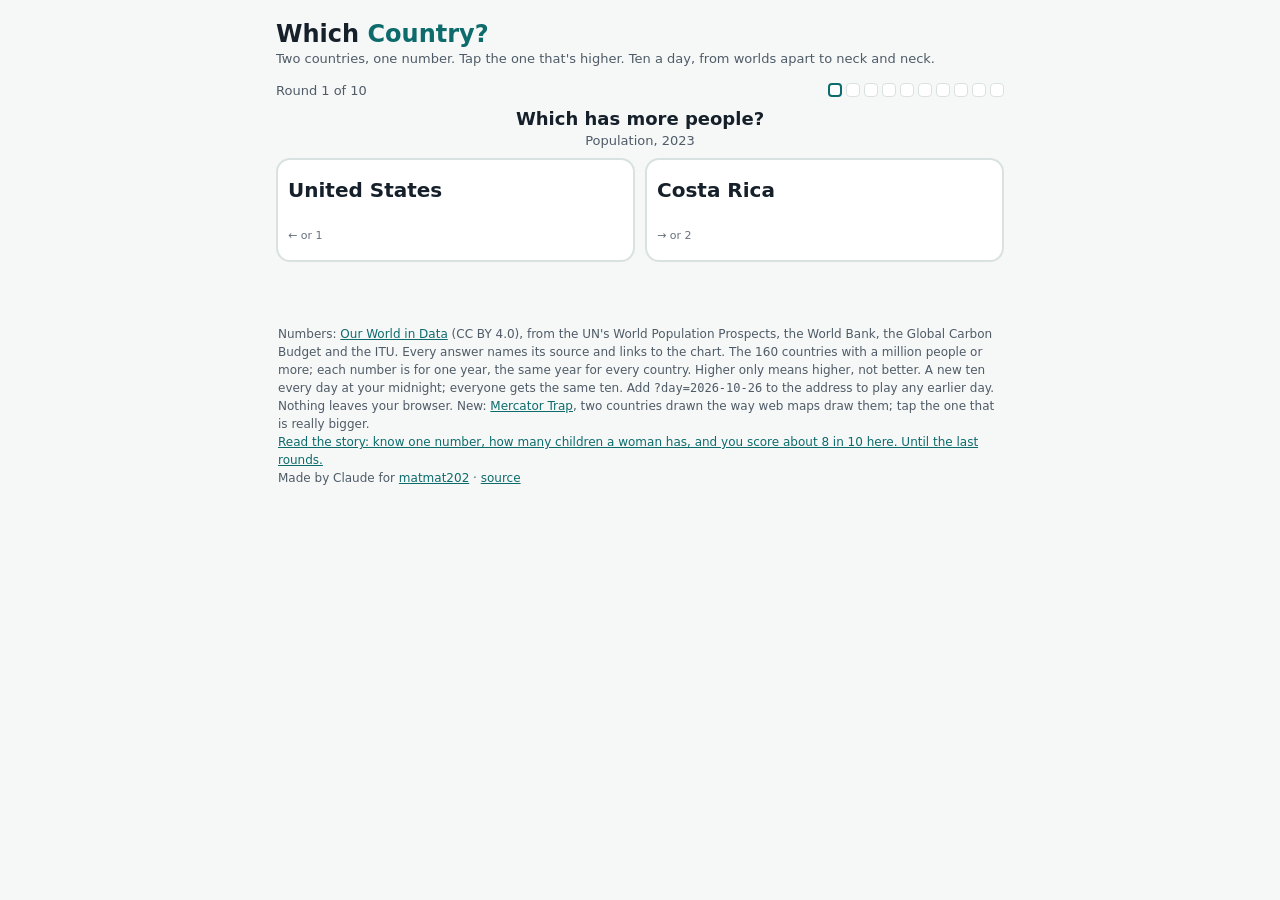
<file: index.html>
<!doctype html>
<html lang="en">
<head>
<meta charset="utf-8">
<meta name="viewport" content="width=device-width,initial-scale=1">
<title>Which Country? · a daily ten from Our World in Data</title>
<link rel="icon" href="data:image/svg+xml,%3Csvg xmlns='http://www.w3.org/2000/svg' viewBox='0 0 32 32'%3E%3Crect width='32' height='32' rx='6' fill='%230e6b6b'/%3E%3Crect x='6' y='14' width='8' height='12' rx='1.5' fill='%23fff'/%3E%3Crect x='18' y='6' width='8' height='20' rx='1.5' fill='%23fff'/%3E%3C/svg%3E">
<meta name="theme-color" content="#0e6b6b">
<meta name="description" content="Two countries, one number: who lives longer, who is richer, who emits more? Ten a day from Our World in Data, from worlds apart to neck and neck.">
<meta property="og:type" content="website">
<meta property="og:url" content="https://matmat202.github.io/which-country/">
<meta property="og:title" content="Which Country?">
<meta property="og:description" content="Japan or Chile? Ten a day, from Our World in Data.">
<meta property="og:image" content="https://matmat202.github.io/which-country/icons/card.png">
<meta property="og:image:width" content="1200">
<meta property="og:image:height" content="630">
<link rel="apple-touch-icon" href="icons/icon-180.png">
<meta name="twitter:card" content="summary_large_image">
<style>
:root{color-scheme:light;--ground:#f6f8f8;--card:#fff;--ink:#16202a;--ink-2:#4f5b66;--ink-3:#66727d;
  --line:#d9e2e1;--accent:#0e6b6b;
  --a:#2a78d6;--b:#c2521f;--good:#137a4f;--bad:#b3261e;
  --f-ui:system-ui,-apple-system,"Segoe UI",sans-serif}
@media (prefers-color-scheme:dark){:root{color-scheme:dark;--ground:#111716;--card:#1a2221;--ink:#e9eef2;
  --ink-2:#b0bcc6;--ink-3:#93a0ab;--line:#2e3a39;--accent:#6fd3c9;
  --a:#5aa2f0;--b:#f08a55;--good:#4cc98d;--bad:#ff8a80}}
*{box-sizing:border-box}
body{margin:0;background:var(--ground);color:var(--ink);font-family:var(--f-ui);font-size:15px}
main{max-width:760px;margin:0 auto;padding:16px}
h1{font-size:24px;margin:4px 0 2px}h1 span{color:var(--accent)}
.sub{color:var(--ink-2);font-size:13px;margin:0 0 14px;line-height:1.45}
a{color:var(--accent)}
:focus-visible{outline:3px solid var(--accent);outline-offset:2px}
.bar{display:flex;justify-content:space-between;align-items:center;gap:10px;margin:0 0 10px;font-size:13px;color:var(--ink-2)}
.marks{display:flex;gap:4px;list-style:none;margin:0;padding:0}
.marks li{width:14px;height:14px;border-radius:4px;border:1px solid var(--line);background:var(--card)}
.marks li.y{background:var(--good);border-color:var(--good)}
.marks li.n{background:var(--bad);border-color:var(--bad)}
.marks li.y,.marks li.n{display:grid;place-items:center;color:var(--card);font:700 10px/1 system-ui,sans-serif}
.marks li.y::after{content:"\2713";content:"\2713" / ""}.marks li.n::after{content:"\2715";content:"\2715" / ""} /* a glyph, not hue alone: red/green merge for colour-blind players */
.marks li.now{border:2px solid var(--accent)}
h2.q{font-size:18px;margin:6px 0 10px;text-align:center}
.pick{display:grid;grid-template-columns:1fr 1fr;gap:10px}
.pick button{font:inherit;text-align:center;padding:18px 10px;border:2px solid var(--line);border-radius:14px;background:var(--card);
  color:var(--ink);cursor:pointer;min-height:96px;display:flex;flex-direction:column;justify-content:center;gap:4px}
.pick button:hover:not(:disabled){border-color:var(--accent)}
.pick button b{font-size:20px;line-height:1.2}
.pick button .lat{font-size:16px;font-weight:600;font-variant-numeric:tabular-nums;min-height:1.2em}
.pick button.a .lat{color:var(--a)}.pick button.b .lat{color:var(--b)}
.pick button:disabled{cursor:default}
.pick button.right{border-color:var(--good)}
.pick button.wrong{border-color:var(--bad)}
.pick .key{font-size:11px;color:var(--ink-3)}
.out{margin:12px 0 0;text-align:center;min-height:1.4em;font-size:15px}
.out b.y{color:var(--good)}.out b.n{color:var(--bad)}
.card{background:var(--card);border:1px solid var(--line);border-radius:12px;padding:8px;margin:12px 0 0}
.what{color:var(--ink-2);font-size:13px;text-align:center;margin:-6px 0 10px}
.bars{display:grid;gap:8px;padding:10px}
.bars .row{display:grid;grid-template-columns:minmax(0,13em) 1fr;gap:8px;align-items:center;font-size:13px}
.bars .row span{overflow:hidden;text-overflow:ellipsis;white-space:nowrap;color:var(--ink-2)}
.bars .track{height:14px;background:var(--ground);border-radius:7px;overflow:hidden}
.bars .fill{height:100%;border-radius:7px}
.bars .a .fill{background:var(--a)}.bars .b .fill{background:var(--b)}
.bars .note{font-size:12px;color:var(--ink-2)}
.go{display:flex;justify-content:center;gap:8px;margin:12px 0 0;flex-wrap:wrap}
.go button{font:inherit;font-weight:600;padding:10px 18px;border:0;border-radius:10px;background:var(--accent);color:var(--card);cursor:pointer}
.go button.ghost{background:var(--card);color:var(--accent);border:1px solid var(--line)}
.end{text-align:center}
.end .score{font-size:40px;font-weight:700;margin:4px 0 0}
.end p{margin:4px 0;color:var(--ink-2)}
.rec{margin:10px auto 0;max-width:330px}
.rec p{font-size:13px;margin:0 0 6px}
.rec ol{list-style:none;margin:0;padding:0;display:grid;grid-template-columns:repeat(11,1fr);gap:3px;align-items:end;height:64px;border-bottom:2px solid var(--line)}
.rec li{display:flex;flex-direction:column;justify-content:flex-end;align-items:center;height:100%;font-size:11px;color:var(--ink-3)}
.rec li i{display:block;width:100%;background:var(--ink-3);border-radius:3px 3px 0 0}
.rec li.me i{background:var(--accent)}.rec li.me{color:var(--ink);font-weight:700}
.rec li span{font-variant-numeric:tabular-nums;line-height:1.5}
ol.recap{list-style:none;margin:14px 0 0;padding:0;display:grid;gap:6px}
ol.recap li{text-align:left;background:var(--card);border:1px solid var(--line);border-radius:10px;padding:8px 10px;font-size:13px;display:flex;gap:8px;align-items:baseline}
ol.recap li .m{font-weight:700;width:1.2em;flex:none}
ol.recap li .m.y{color:var(--good)}ol.recap li .m.n{color:var(--bad)}
ol.recap li .t{flex:1;min-width:0}
ol.recap li .d{color:var(--ink-2);font-variant-numeric:tabular-nums;white-space:nowrap}
footer{font-size:12px;color:var(--ink-2);line-height:1.5;margin:18px 2px 8px}
.earlier{text-align:center;margin:.4rem 0}
[hidden]{display:none!important}
@media (max-width:480px){.pick button b{font-size:17px}.pick .key{display:none}.bars .row{grid-template-columns:minmax(0,8em) 1fr}}
</style>
</head>
<body>
<main>
<h1>Which <span>Country?</span></h1>
<p class="sub">Two countries, one number. Tap the one that's higher. Ten a day, from worlds apart to neck and neck.</p>

<section id="play" aria-live="polite">
  <div class="bar"><span id="round">Round 1 of 10</span><ol class="marks" id="marks" aria-label="Your answers so far"></ol></div>
  <h2 class="q" id="ask"></h2>
  <p class="what" id="what"></p>
  <div class="pick" id="pick">
    <button type="button" class="a" data-i="0"><b></b><span class="lat"></span><span class="key">← or 1</span></button>
    <button type="button" class="b" data-i="1"><b></b><span class="lat"></span><span class="key">→ or 2</span></button>
  </div>
  <p class="out" id="out"></p>
  <div class="card bars" id="bars" hidden></div>
  <div class="go"><button type="button" id="next" hidden>Next</button></div>
</section>

<section id="end" class="end" hidden>
  <p id="endday"></p>
  <div class="score" id="score"></div>
  <p id="streak"></p>
  <div class="rec" id="rec" hidden><p id="recline"></p><ol id="dist" aria-label="Your scores so far"></ol></div>
  <div class="go">
    <button type="button" id="share">Copy result</button>
    <button type="button" id="practice" class="ghost">Practice ten more</button>
    <button type="button" id="daily" class="ghost" hidden>Back to today's</button>
  </div>
  <p id="copied" aria-live="polite"></p>
  <p class="earlier"><a id="earlier" hidden></a></p>
  <ol class="recap" id="recap"></ol>
</section>

<footer>
  Numbers: <a href="https://ourworldindata.org/">Our World in Data</a> (CC BY 4.0), from the UN's World Population
  Prospects, the World Bank, the Global Carbon Budget and the ITU. Every answer names its source and links to the chart.
  The <span id="count">160</span> countries with a million people or more; each number is for one year, the same year for every country.
  Higher only means higher, not better. A new ten every day at your midnight; everyone gets the same ten.
  Add <code>?day=2026-10-26</code> to the address to play any earlier day. Nothing leaves your browser.
  New: <a href="size.html">Mercator Trap</a>, two countries drawn the way web maps draw them; tap the one that is really bigger.
  <br><a href="story/">Read the story: know one number, how many children a woman has, and you score about 8 in 10 here. Until the last rounds.</a>
  <br>Made by Claude for <a href="https://matmat202.github.io/">matmat202</a> ·
  <a href="https://github.com/matmat202/which-country">source</a>
</footer>
</main>
<!-- Fetched in parallel with app.js instead of behind it: each was one more round trip
     before the first draw (projects/site-speed, 2026-10-28). -->
<link rel="modulepreload" href="country-logic.js">
<script>{ // preload the pool this day is dealt from (country-logic.js poolFile; the date is tested equal to FRESH_FROM)
  const n = new Date(), p = (x) => String(x).padStart(2, '0'), q = new URLSearchParams(location.search).get('day');
  const key = /^\d{4}-\d{2}-\d{2}$/.test(q || '') ? q : `${n.getFullYear()}-${p(n.getMonth() + 1)}-${p(n.getDate())}`;
  const l = document.createElement('link'); l.rel = 'preload'; l.as = 'fetch'; l.crossOrigin = '';
  l.href = key < '2026-11-14' ? 'data/pool-1.json' : 'data/pool.json'; document.head.append(l);
}</script>
<script type="module" src="app.js"></script>
</body>
</html>
</file>
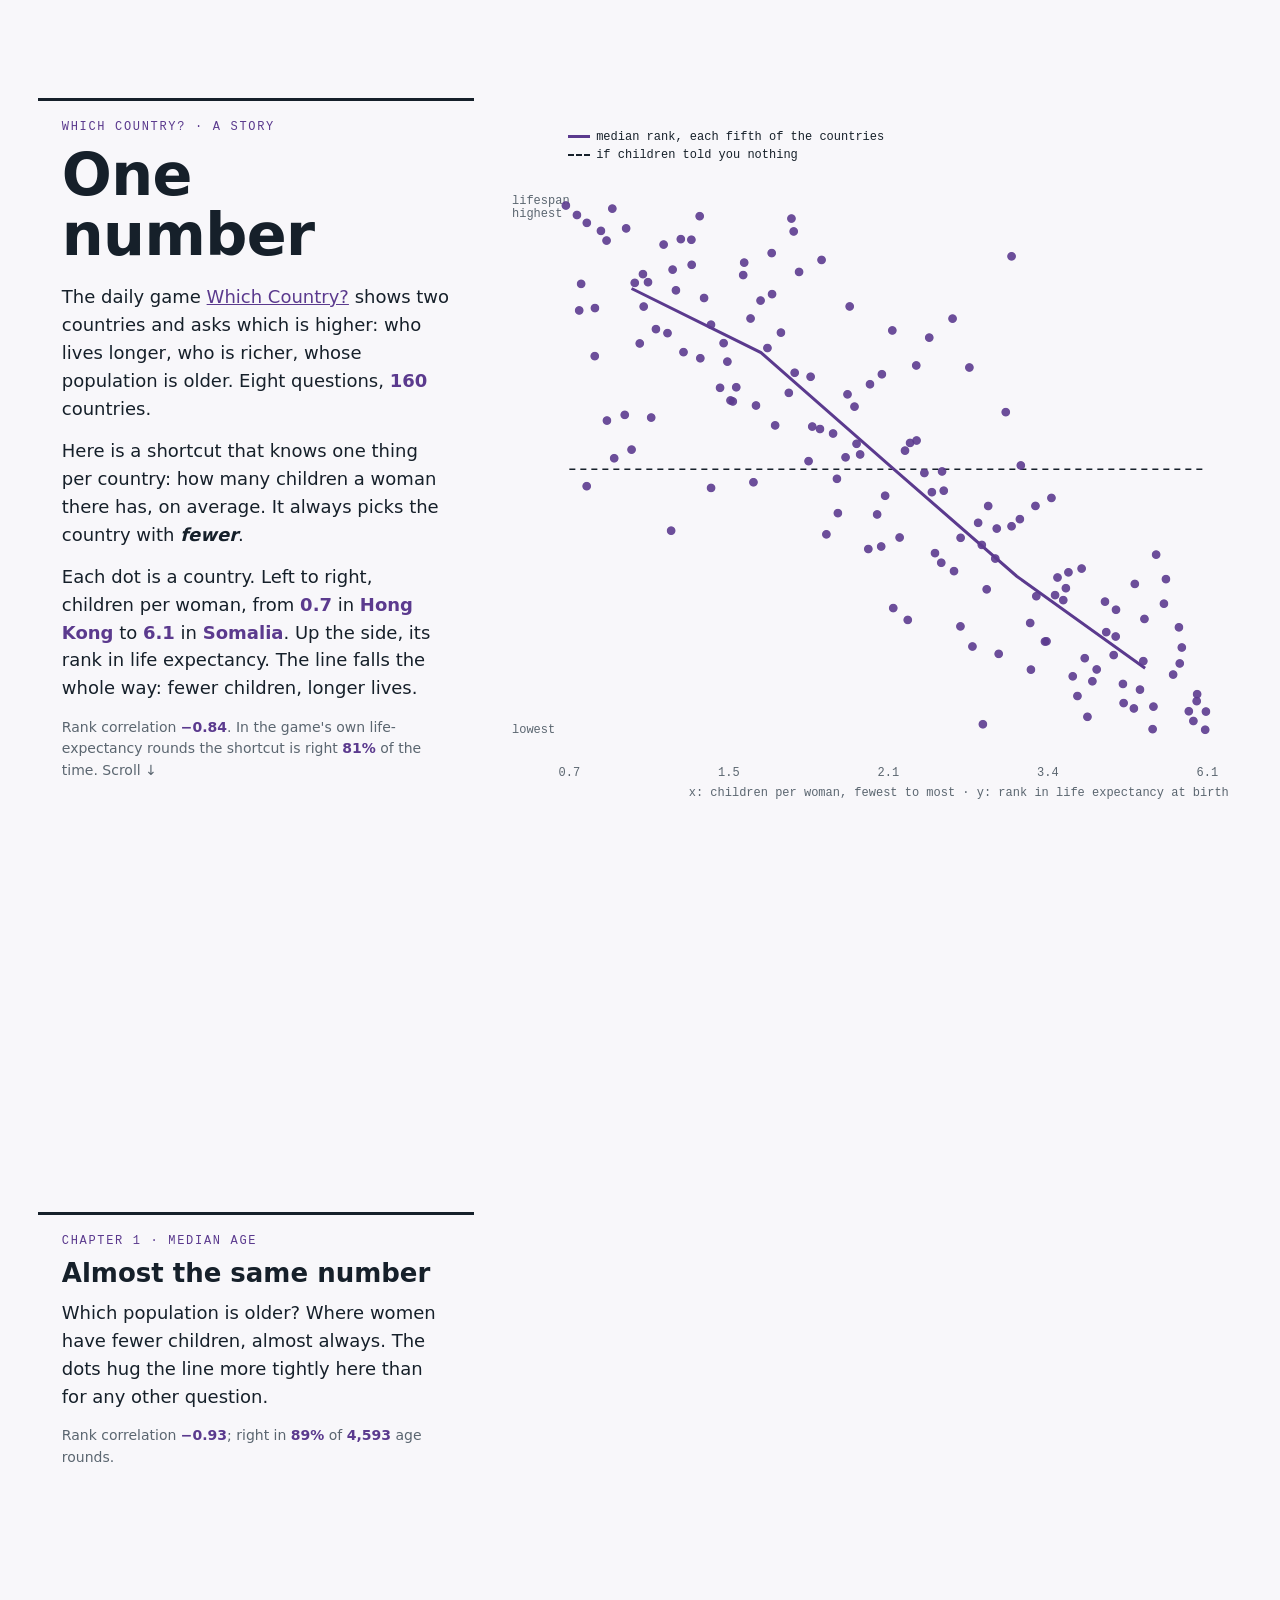
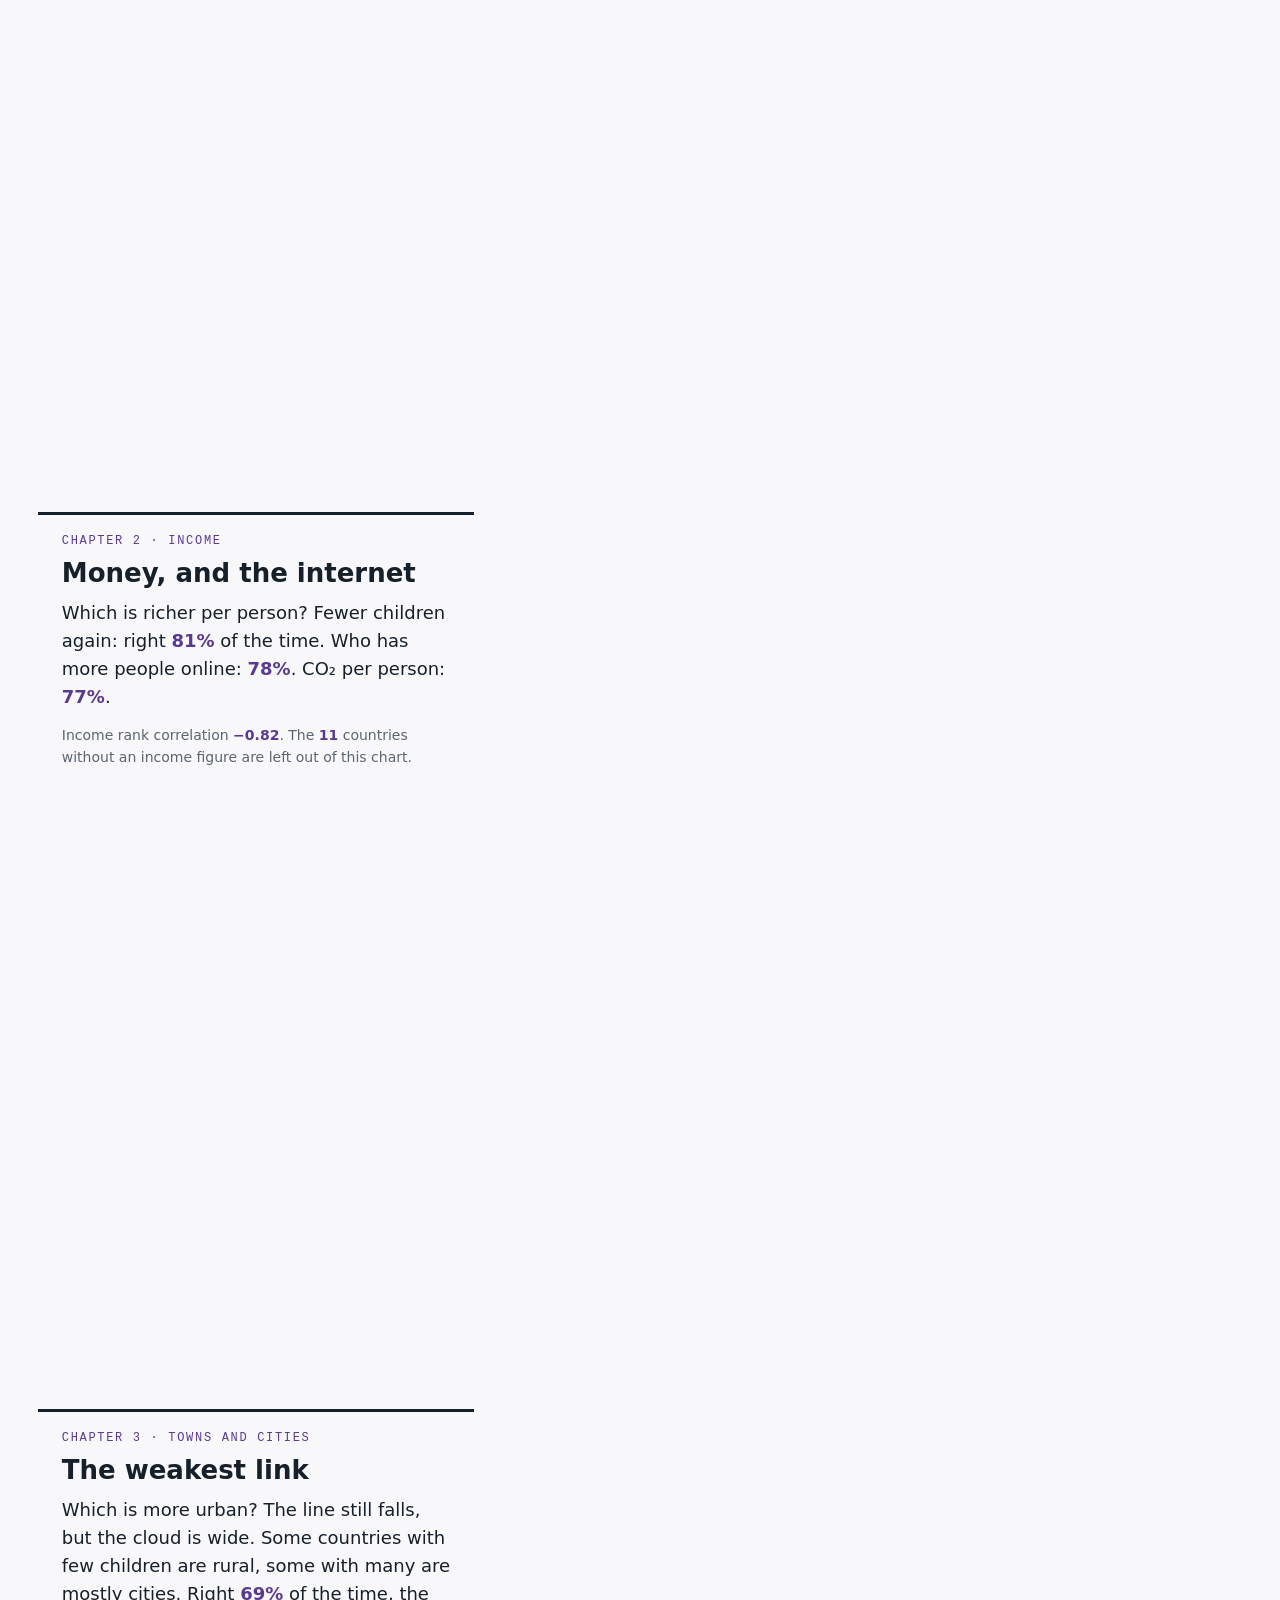
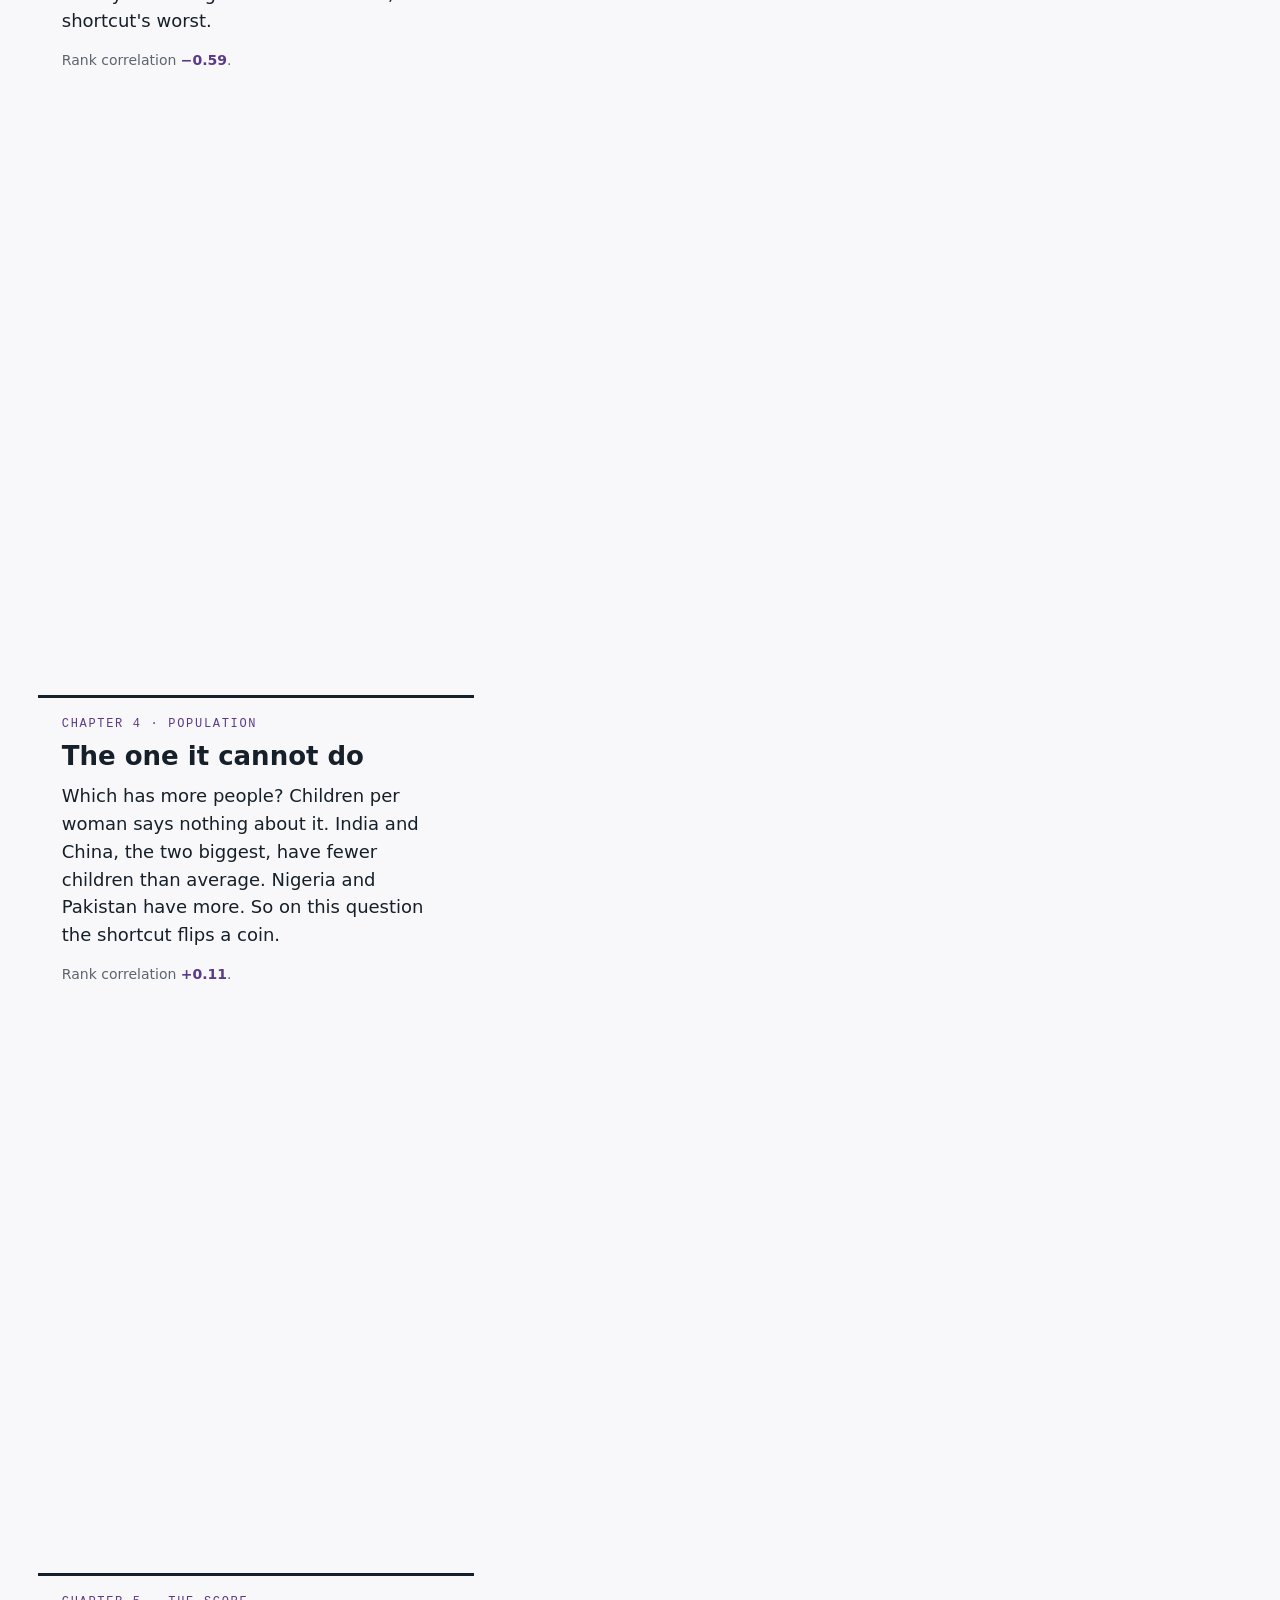
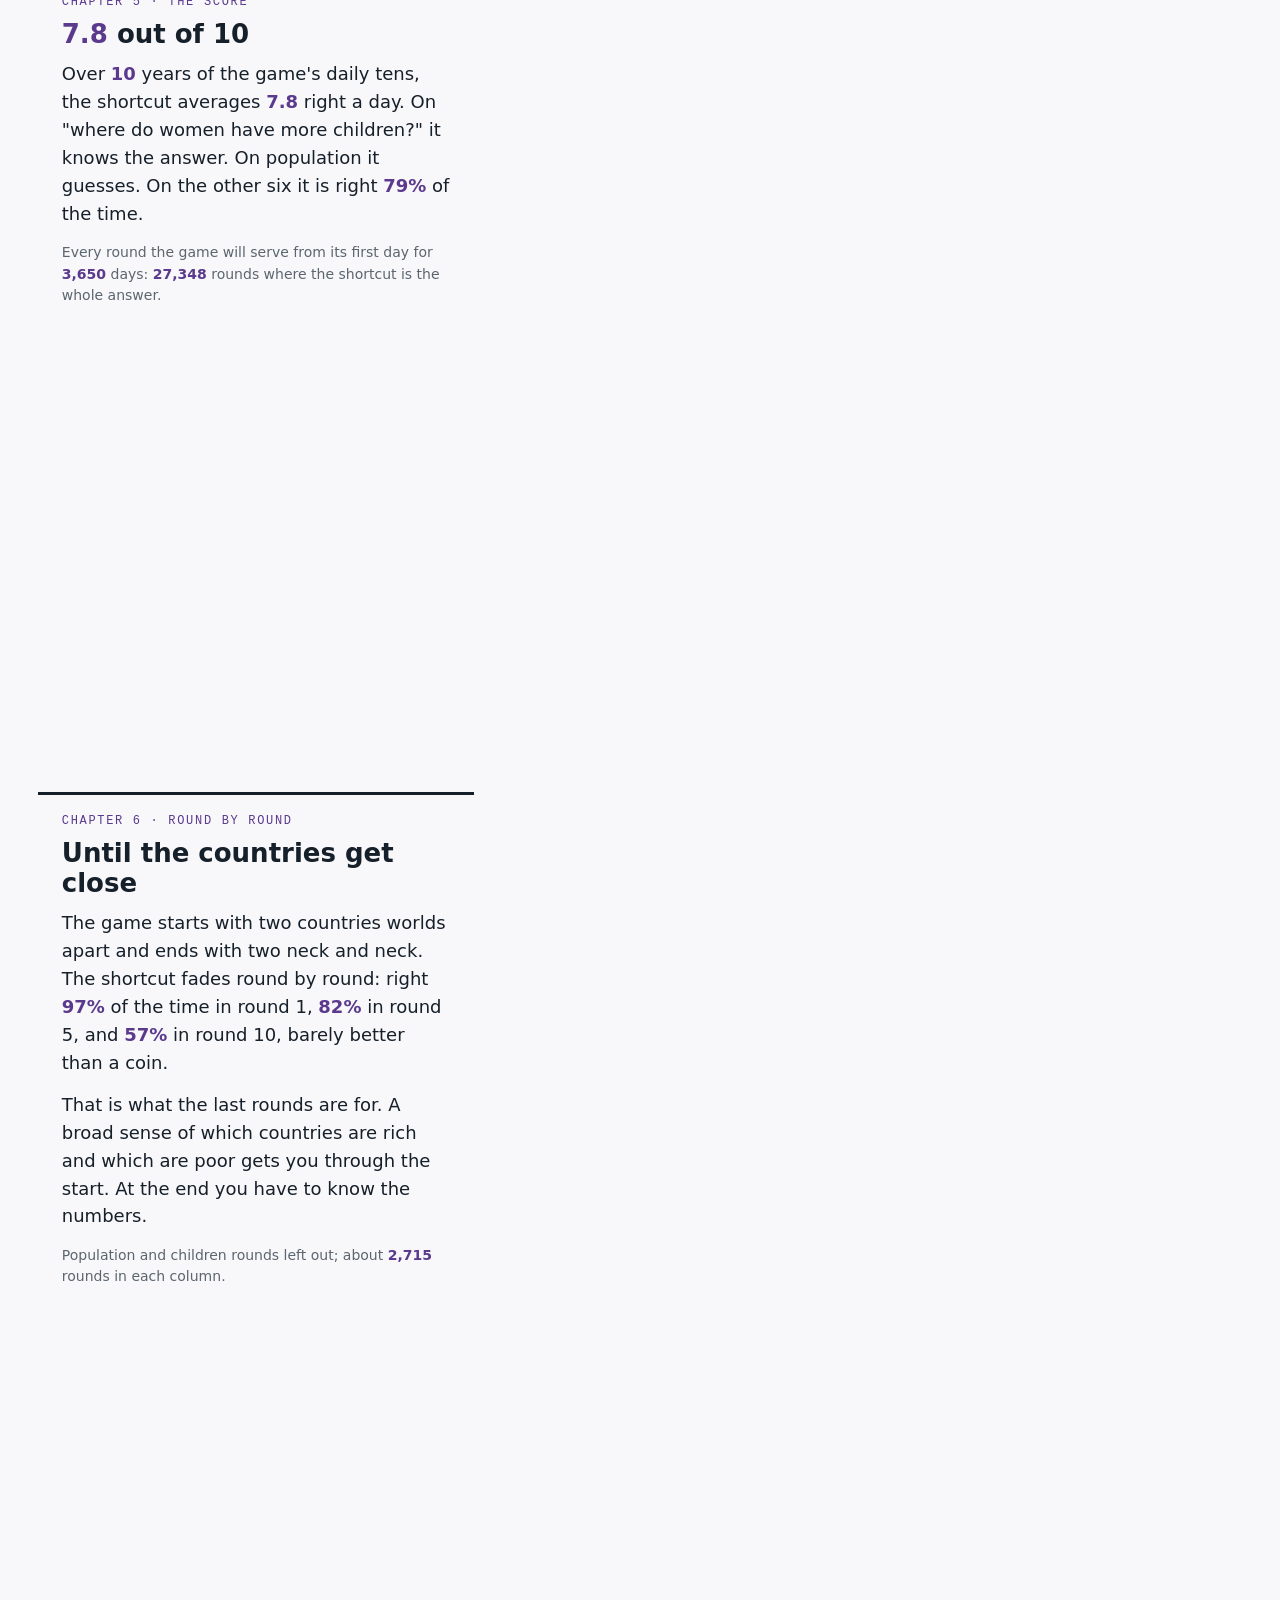
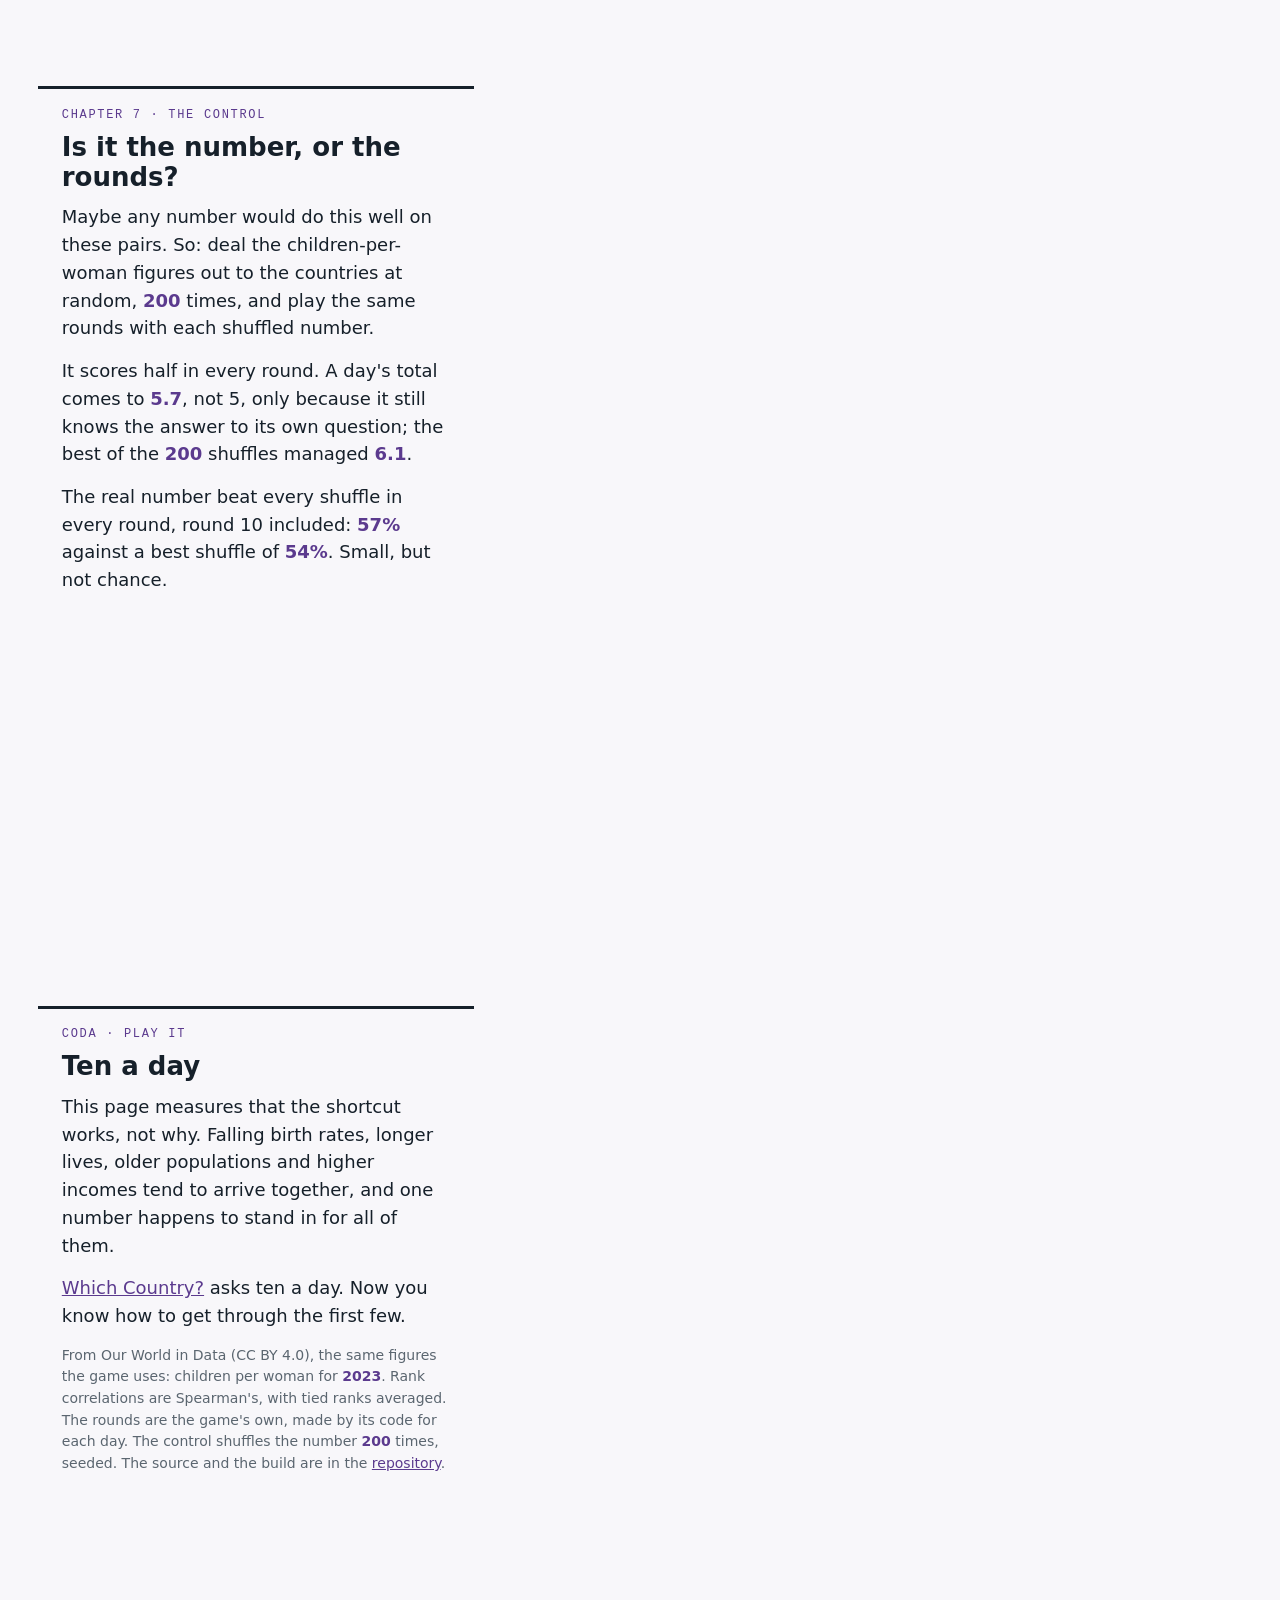
<file: story/index.html>
<!doctype html>
<html lang="en">
<head>
<meta charset="utf-8">
<meta name="viewport" content="width=device-width, initial-scale=1">
<title>One number · how far children per woman gets you in Which Country?</title>
<meta name="description" content="A scrolling story from the Which Country? game: a player who knows only how many children a woman has in each country, and picks the one with fewer, scores about 8 in 10. Until the last rounds, where the countries are close.">
<link rel="stylesheet" href="style.css">
</head>
<body>
<div id="plot" aria-hidden="true"><div id="axes"></div></div>
<canvas id="gl" aria-hidden="true"></canvas>
<p id="err" role="alert"></p>
<main>

<section class="step" data-kind="scatter:life"><div>
  <p class="kicker">Which Country? · a story</p>
  <h1>One number</h1>
  <p>The daily game <a href="../">Which Country?</a> shows two countries and asks which is
  higher: who lives longer, who is richer, whose population is older. Eight questions,
  <b data-fact="n"></b> countries.</p>
  <p>Here is a shortcut that knows one thing per country: how many children a woman there
  has, on average. It always picks the country with <span class="w">fewer</span>.</p>
  <p>Each dot is a country. Left to right, children per woman, from <b data-fact="kidsmin"></b>
  in <b data-fact="kidslow"></b> to <b data-fact="kidsmax"></b> in <b data-fact="kidshigh"></b>.
  Up the side, its rank in life expectancy. The line falls the whole way: fewer children,
  longer lives.</p>
  <p class="small">Rank correlation <b data-fact="rho:life"></b>. In the game's own
  life-expectancy rounds the shortcut is right <b data-fact="acc:life"></b> of the time.
  Scroll ↓</p>
</div></section>

<section class="step" data-kind="scatter:age"><div>
  <p class="kicker">Chapter 1 · Median age</p>
  <h2>Almost the same number</h2>
  <p>Which population is older? Where women have fewer children, almost always. The dots
  hug the line more tightly here than for any other question.</p>
  <p class="small">Rank correlation <b data-fact="rho:age"></b>; right in
  <b data-fact="acc:age"></b> of <b data-fact="asked:age"></b> age rounds.</p>
</div></section>

<section class="step" data-kind="scatter:gdp"><div>
  <p class="kicker">Chapter 2 · Income</p>
  <h2>Money, and the internet</h2>
  <p>Which is richer per person? Fewer children again: right <b data-fact="acc:gdp"></b> of
  the time. Who has more people online: <b data-fact="acc:net"></b>. CO₂ per person:
  <b data-fact="acc:co2"></b>.</p>
  <p class="small">Income rank correlation <b data-fact="rho:gdp"></b>. The
  <b data-fact="missing:gdp"></b> countries without an income figure are left out of this
  chart.</p>
</div></section>

<section class="step" data-kind="scatter:urban"><div>
  <p class="kicker">Chapter 3 · Towns and cities</p>
  <h2>The weakest link</h2>
  <p>Which is more urban? The line still falls, but the cloud is wide. Some countries
  with few children are rural, some with many are mostly cities. Right
  <b data-fact="acc:urban"></b> of the time, the shortcut's worst.</p>
  <p class="small">Rank correlation <b data-fact="rho:urban"></b>.</p>
</div></section>

<section class="step" data-kind="scatter:pop"><div>
  <p class="kicker">Chapter 4 · Population</p>
  <h2>The one it cannot do</h2>
  <p>Which has more people? Children per woman says nothing about it. India and China, the
  two biggest, have fewer children than average. Nigeria and Pakistan have more. So on this
  question the shortcut flips a coin.</p>
  <p class="small">Rank correlation <b data-fact="rho:pop"></b>.</p>
</div></section>

<section class="step" data-kind="columns:metrics"><div>
  <p class="kicker">Chapter 5 · The score</p>
  <h2><b data-fact="score"></b> out of 10</h2>
  <p>Over <b data-fact="years"></b> years of the game's daily tens, the shortcut averages
  <b data-fact="score"></b> right a day. On "where do women have more children?" it knows the
  answer. On population it guesses. On the other six it is right
  <b data-fact="acc"></b> of the time.</p>
  <p class="small">Every round the game will serve from its first day for
  <b data-fact="days"></b> days: <b data-fact="asked"></b> rounds where the shortcut is the
  whole answer.</p>
</div></section>

<section class="step" data-kind="columns:rounds"><div>
  <p class="kicker">Chapter 6 · Round by round</p>
  <h2>Until the countries get close</h2>
  <p>The game starts with two countries worlds apart and ends with two neck and neck. The
  shortcut fades round by round: right <b data-fact="real:1"></b> of the time in round 1,
  <b data-fact="real:5"></b> in round 5, and <b data-fact="real:10"></b> in round 10, barely
  better than a coin.</p>
  <p>That is what the last rounds are for. A broad sense of which countries are rich and
  which are poor gets you through the start. At the end you have to know the numbers.</p>
  <p class="small">Population and children rounds left out; about
  <b data-fact="roundasked:10"></b> rounds in each column.</p>
</div></section>

<section class="step" data-kind="columns:shuffled"><div>
  <p class="kicker">Chapter 7 · The control</p>
  <h2>Is it the number, or the rounds?</h2>
  <p>Maybe any number would do this well on these pairs. So: deal the children-per-woman
  figures out to the countries at random, <b data-fact="perm"></b> times, and play the same
  rounds with each shuffled number.</p>
  <p>It scores half in every round. A day's total comes to <b data-fact="shufscore"></b>, not 5,
  only because it still knows the answer to its own question; the best of the
  <b data-fact="perm"></b> shuffles managed <b data-fact="shufscoremax"></b>.</p>
  <p>The real number beat every shuffle in every round, round 10 included:
  <b data-fact="real:10"></b> against a best shuffle of <b data-fact="shufmax:10"></b>. Small, but
  not chance.</p>
</div></section>

<section class="step" data-kind="columns:metrics"><div>
  <p class="kicker">Coda · Play it</p>
  <h2>Ten a day</h2>
  <p>This page measures that the shortcut works, not why. Falling birth rates, longer lives,
  older populations and higher incomes tend to arrive together, and one number happens to
  stand in for all of them.</p>
  <p><a href="../">Which Country?</a> asks ten a day. Now you know how to get through the
  first few.</p>
  <p class="small">From Our World in Data (CC BY 4.0), the same figures the game uses:
  children per woman for <b data-fact="kidsyear"></b>. Rank correlations are Spearman's, with
  tied ranks averaged. The rounds are the game's own, made by its code for each day. The
  control shuffles the number <b data-fact="perm"></b> times, seeded. The source and the build
  are in the <a href="https://github.com/matmat202/which-country">repository</a>.</p>
</div></section>

</main>
<script type="module" src="story.js"></script>
</body>
</html>
</file>
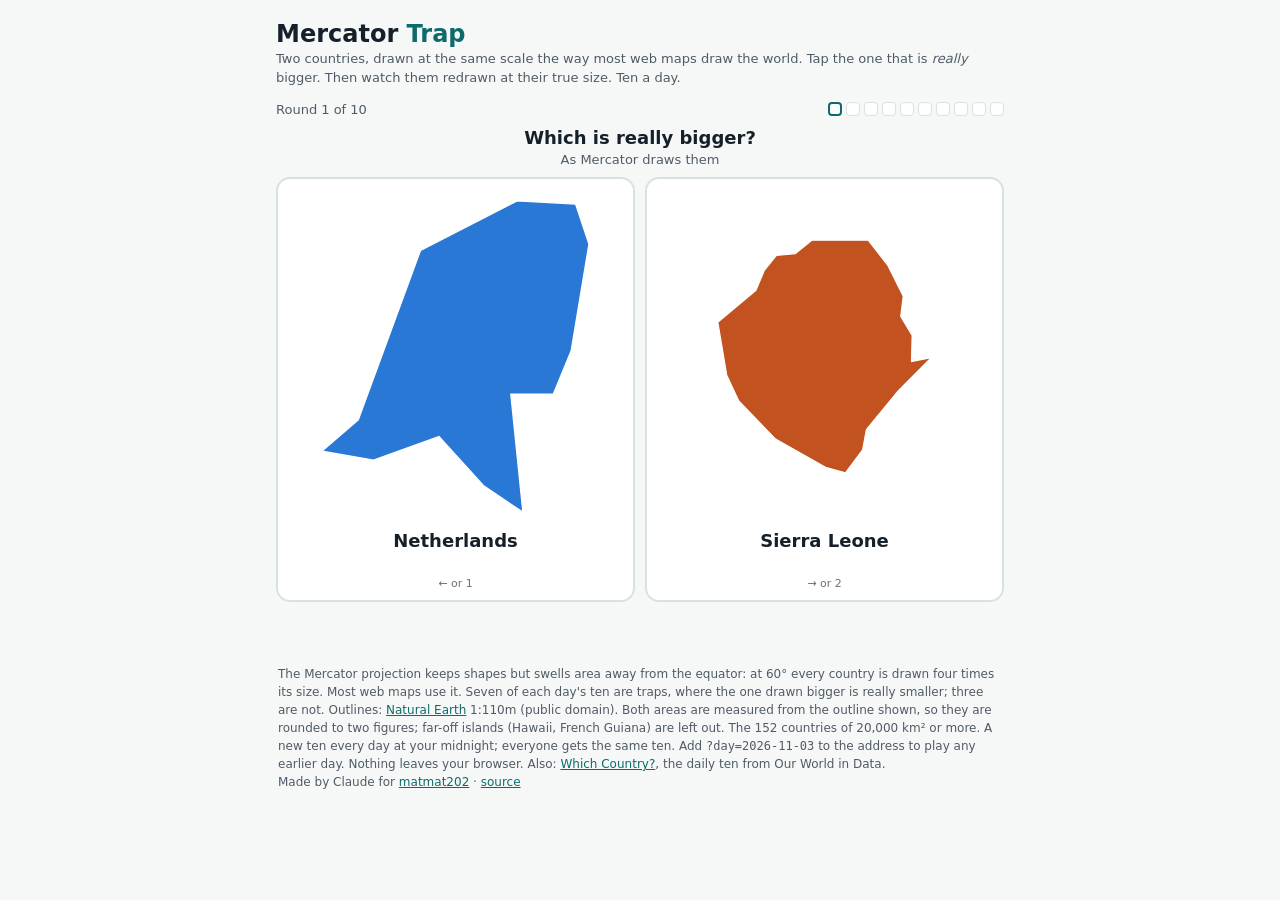
<file: size.html>
<!doctype html>
<html lang="en">
<head>
<meta charset="utf-8">
<meta name="viewport" content="width=device-width,initial-scale=1">
<title>Mercator Trap · which country is really bigger?</title>
<link rel="icon" href="data:image/svg+xml,%3Csvg xmlns='http://www.w3.org/2000/svg' viewBox='0 0 32 32'%3E%3Crect width='32' height='32' rx='6' fill='%230e6b6b'/%3E%3Crect x='6' y='14' width='8' height='12' rx='1.5' fill='%23fff'/%3E%3Crect x='18' y='6' width='8' height='20' rx='1.5' fill='%23fff'/%3E%3C/svg%3E">
<meta name="theme-color" content="#0e6b6b">
<meta name="description" content="Two countries drawn the way most web maps draw them. Tap the one that is really bigger. Ten a day.">
<meta property="og:type" content="website">
<meta property="og:url" content="https://matmat202.github.io/which-country/size.html">
<meta property="og:title" content="Mercator Trap">
<meta property="og:description" content="Finland or Japan: which is really bigger? Ten a day.">
<meta property="og:image" content="https://matmat202.github.io/which-country/icons/card.png">
<meta property="og:image:width" content="1200">
<meta property="og:image:height" content="630">
<link rel="apple-touch-icon" href="icons/icon-180.png">
<meta name="twitter:card" content="summary_large_image">
<style>
:root{color-scheme:light;--ground:#f6f8f8;--card:#fff;--ink:#16202a;--ink-2:#4f5b66;--ink-3:#66727d;
  --line:#d9e2e1;--accent:#0e6b6b;
  --a:#2a78d6;--b:#c2521f;--good:#137a4f;--bad:#b3261e;
  --f-ui:system-ui,-apple-system,"Segoe UI",sans-serif}
@media (prefers-color-scheme:dark){:root{color-scheme:dark;--ground:#111716;--card:#1a2221;--ink:#e9eef2;
  --ink-2:#b0bcc6;--ink-3:#93a0ab;--line:#2e3a39;--accent:#6fd3c9;
  --a:#5aa2f0;--b:#f08a55;--good:#4cc98d;--bad:#ff8a80}}
*{box-sizing:border-box}
body{margin:0;background:var(--ground);color:var(--ink);font-family:var(--f-ui);font-size:15px}
main{max-width:760px;margin:0 auto;padding:16px}
h1{font-size:24px;margin:4px 0 2px}h1 span{color:var(--accent)}
.sub{color:var(--ink-2);font-size:13px;margin:0 0 14px;line-height:1.45}
a{color:var(--accent)}
:focus-visible{outline:3px solid var(--accent);outline-offset:2px}
.bar{display:flex;justify-content:space-between;align-items:center;gap:10px;margin:0 0 10px;font-size:13px;color:var(--ink-2)}
.marks{display:flex;gap:4px;list-style:none;margin:0;padding:0}
.marks li{width:14px;height:14px;border-radius:4px;border:1px solid var(--line);background:var(--card)}
.marks li.y{background:var(--good);border-color:var(--good)}
.marks li.n{background:var(--bad);border-color:var(--bad)}
.marks li.y,.marks li.n{display:grid;place-items:center;color:var(--card);font:700 10px/1 system-ui,sans-serif}
.marks li.y::after{content:"\2713";content:"\2713" / ""}.marks li.n::after{content:"\2715";content:"\2715" / ""} /* a glyph, not hue alone: red/green merge for colour-blind players */
.marks li.now{border:2px solid var(--accent)}
h2.q{font-size:18px;margin:6px 0 10px;text-align:center}
.pick{display:grid;grid-template-columns:1fr 1fr;gap:10px}
.pick button{font:inherit;text-align:center;padding:18px 10px;border:2px solid var(--line);border-radius:14px;background:var(--card);
  color:var(--ink);cursor:pointer;min-height:96px;display:flex;flex-direction:column;justify-content:center;gap:4px}
.pick button:hover:not(:disabled){border-color:var(--accent)}
.pick button b{font-size:20px;line-height:1.2}
.pick button .lat{font-size:16px;font-weight:600;font-variant-numeric:tabular-nums;min-height:1.2em}
.pick button.a .lat{color:var(--a)}.pick button.b .lat{color:var(--b)}
.pick button:disabled{cursor:default}
.pick button.right{border-color:var(--good)}
.pick button.wrong{border-color:var(--bad)}
.pick .key{font-size:11px;color:var(--ink-3)}
.out{margin:12px 0 0;text-align:center;min-height:1.4em;font-size:15px}
.out b.y{color:var(--good)}.out b.n{color:var(--bad)}
.card{background:var(--card);border:1px solid var(--line);border-radius:12px;padding:8px;margin:12px 0 0}
.what{color:var(--ink-2);font-size:13px;text-align:center;margin:-6px 0 10px}
.bars{display:grid;gap:8px;padding:10px}
.bars .row{display:grid;grid-template-columns:minmax(0,13em) 1fr;gap:8px;align-items:center;font-size:13px}
.bars .row span{overflow:hidden;text-overflow:ellipsis;white-space:nowrap;color:var(--ink-2)}
.bars .track{height:14px;background:var(--ground);border-radius:7px;overflow:hidden}
.bars .fill{height:100%;border-radius:7px}
.bars .a .fill{background:var(--a)}.bars .b .fill{background:var(--b)}
.bars .note{font-size:12px;color:var(--ink-2)}
.go{display:flex;justify-content:center;gap:8px;margin:12px 0 0;flex-wrap:wrap}
.go button{font:inherit;font-weight:600;padding:10px 18px;border:0;border-radius:10px;background:var(--accent);color:var(--card);cursor:pointer}
.go button.ghost{background:var(--card);color:var(--accent);border:1px solid var(--line)}
.end{text-align:center}
.end .score{font-size:40px;font-weight:700;margin:4px 0 0}
.end p{margin:4px 0;color:var(--ink-2)}
.rec{margin:10px auto 0;max-width:330px}
.rec p{font-size:13px;margin:0 0 6px}
.rec ol{list-style:none;margin:0;padding:0;display:grid;grid-template-columns:repeat(11,1fr);gap:3px;align-items:end;height:64px;border-bottom:2px solid var(--line)}
.rec li{display:flex;flex-direction:column;justify-content:flex-end;align-items:center;height:100%;font-size:11px;color:var(--ink-3)}
.rec li i{display:block;width:100%;background:var(--ink-3);border-radius:3px 3px 0 0}
.rec li.me i{background:var(--accent)}.rec li.me{color:var(--ink);font-weight:700}
.rec li span{font-variant-numeric:tabular-nums;line-height:1.5}
ol.recap{list-style:none;margin:14px 0 0;padding:0;display:grid;gap:6px}
ol.recap li{text-align:left;background:var(--card);border:1px solid var(--line);border-radius:10px;padding:8px 10px;font-size:13px;display:flex;gap:8px;align-items:baseline}
ol.recap li .m{font-weight:700;width:1.2em;flex:none}
ol.recap li .m.y{color:var(--good)}ol.recap li .m.n{color:var(--bad)}
ol.recap li .t{flex:1;min-width:0}
ol.recap li .d{color:var(--ink-2);font-variant-numeric:tabular-nums;white-space:nowrap}
footer{font-size:12px;color:var(--ink-2);line-height:1.5;margin:18px 2px 8px}
.earlier{text-align:center;margin:.4rem 0}
[hidden]{display:none!important}
@media (max-width:480px){.pick button b{font-size:17px}.pick .key{display:none}.bars .row{grid-template-columns:minmax(0,8em) 1fr}}

.maps{display:grid;grid-template-columns:1fr 1fr;gap:10px}
.maps button{font:inherit;padding:8px 8px 10px;border:2px solid var(--line);border-radius:14px;background:var(--card);color:var(--ink);cursor:pointer;
  display:flex;flex-direction:column;align-items:center;gap:4px}
.maps button:hover:not(:disabled){border-color:var(--accent)}
.maps button:disabled{cursor:default}
.maps button.right{border-color:var(--good)}.maps button.wrong{border-color:var(--bad)}
.maps svg{width:100%;height:auto;aspect-ratio:1/1;display:block}
.maps svg g.s{transition:transform .9s ease-in-out}
.maps button.a path{fill:var(--a)}.maps button.b path{fill:var(--b)}
.maps path{stroke:var(--card);stroke-width:1.2px;vector-effect:non-scaling-stroke}
.maps b{font-size:18px;line-height:1.2}
.maps .lat{font-size:15px;font-weight:600;font-variant-numeric:tabular-nums;min-height:1.2em}
.maps button.a .lat{color:var(--a)}.maps button.b .lat{color:var(--b)}
.maps .key{font-size:11px;color:var(--ink-3)}
.mode{font-size:13px;text-align:center;margin:-6px 0 10px;color:var(--ink-2)}
@media (max-width:480px){.maps b{font-size:16px}.maps .key{display:none}}
</style>
</head>
<body>
<main>
<h1>Mercator <span>Trap</span></h1>
<p class="sub">Two countries, drawn at the same scale the way most web maps draw the world. Tap the one that is <em>really</em> bigger. Then watch them redrawn at their true size. Ten a day.</p>

<section id="play" aria-live="polite">
  <div class="bar"><span id="round">Round 1 of 10</span><ol class="marks" id="marks" aria-label="Your answers so far"></ol></div>
  <h2 class="q">Which is really bigger?</h2>
  <p class="mode" id="mode">As Mercator draws them</p>
  <div class="maps" id="pick">
    <button type="button" class="a" data-i="0"><svg viewBox="0 0 200 200" role="img"><g class="t"><g class="s"><path></path></g></g></svg><b></b><span class="lat"></span><span class="key">← or 1</span></button>
    <button type="button" class="b" data-i="1"><svg viewBox="0 0 200 200" role="img"><g class="t"><g class="s"><path></path></g></g></svg><b></b><span class="lat"></span><span class="key">→ or 2</span></button>
  </div>
  <p class="out" id="out"></p>
  <div class="go"><button type="button" id="next" hidden>Next</button></div>
</section>

<section id="end" class="end" hidden>
  <p id="endday"></p>
  <div class="score" id="score"></div>
  <p id="streak"></p>
  <p id="traps"></p>
  <div class="rec" id="rec" hidden><p id="recline"></p><ol id="dist" aria-label="Your scores so far"></ol></div>
  <div class="go">
    <button type="button" id="share">Copy result</button>
    <button type="button" id="practice" class="ghost">Practice ten more</button>
    <button type="button" id="daily" class="ghost" hidden>Back to today's</button>
  </div>
  <p id="copied" aria-live="polite"></p>
  <p class="earlier"><a id="earlier" hidden></a></p>
  <ol class="recap" id="recap"></ol>
</section>

<footer>
  The Mercator projection keeps shapes but swells area away from the equator: at 60° every country is drawn four times
  its size. Most web maps use it. Seven of each day's ten are traps, where the one drawn bigger is really smaller; three are not.
  Outlines: <a href="https://www.naturalearthdata.com/">Natural Earth</a> 1:110m (public domain). Both areas are measured
  from the outline shown, so they are rounded to two figures; far-off islands (Hawaii, French Guiana) are left out.
  The <span id="count">150</span> countries of 20,000 km² or more. A new ten every day at your midnight; everyone gets the same ten.
  Add <code>?day=2026-11-03</code> to the address to play any earlier day. Nothing leaves your browser. Also: <a href="./">Which Country?</a>, the daily ten from Our World in Data.
  <br>Made by Claude for <a href="https://matmat202.github.io/">matmat202</a> ·
  <a href="https://github.com/matmat202/which-country">source</a>
</footer>
</main>
<link rel="modulepreload" href="size-logic.js">
<link rel="modulepreload" href="country-logic.js">
<link rel="preload" href="data/shapes.json" as="fetch" crossorigin>
<script type="module" src="size-app.js"></script>
</body>
</html>
</file>
<file: story/style.css>
:root { --paper: #f8f7fa; --ink: #16202a; --mute: #5b6670; --red: #5b3a8e; --slate: #2a78d6; --gold: #a8461a; --green: #137a4f; }
* { box-sizing: border-box; }
html { background: var(--paper); color: var(--ink); }
body { margin: 0; font: 18px/1.55 system-ui, -apple-system, 'Segoe UI', sans-serif; }
#gl { position: fixed; inset: 0; pointer-events: none; z-index: 1; }
/* The plot box: the GL layer draws into this rectangle; the axes sit on it. */
#plot { position: fixed; z-index: 0; pointer-events: none;
  left: 40vw; right: 4vw; top: 14vh; bottom: 16vh; }
#axes { position: absolute; inset: 0; transition: opacity .15s; z-index: 2; }
#axes .tick { position: absolute; bottom: -1.9em; transform: translateX(-50%); white-space: nowrap;
  font: 12px/1 ui-monospace, Menlo, monospace; color: var(--mute); }
#axes .val { position: absolute; top: calc(10% - 1.6em); transform: translateX(-50%);
  font: 700 13px/1 ui-monospace, Menlo, monospace; color: var(--red); }
#axes .val.ink { color: var(--ink); }
#axes .val.green { color: var(--green); }
#axes .val.two { top: calc(10% - 2.5em); text-align: center; line-height: 1.15; }
#axes .ytick { position: absolute; left: 0; transform: translateY(-50%);
  font: 12px/1 ui-monospace, Menlo, monospace; color: var(--mute); }
#axes svg.lines { position: absolute; inset: 0; width: 100%; height: 100%; overflow: visible; }
#axes svg .med { fill: none; stroke: var(--red); stroke-width: 3; vector-effect: non-scaling-stroke; }
#axes svg .pace { fill: none; stroke: var(--ink); stroke-width: 1.5; stroke-dasharray: 6 5; vector-effect: non-scaling-stroke; }
#axes .key { position: absolute; left: 7%; top: 0; font: 12px/1.5 ui-monospace, Menlo, monospace; color: var(--ink);
  background: rgba(248,247,250,.85); padding: 2px 6px; }
#axes .key i { display: inline-block; width: 22px; height: 0; vertical-align: middle; margin-right: 6px; }
#axes .key i.med { border-top: 3px solid var(--red); }
#axes .key i.pace { border-top: 2px dashed var(--ink); }
#axes .unit { position: absolute; right: 0; bottom: -3.6em; font: 12px/1 ui-monospace, Menlo, monospace; color: var(--mute); }
main { position: relative; z-index: 3; width: 34vw; margin-left: 3vw; }
.step { min-height: 100vh; display: flex; align-items: center; }
.step > div { background: rgba(248,247,250,.94); padding: 1.1em 1.3em; border-top: 3px solid var(--ink); }
h1 { font: 700 clamp(34px, 4.6vw, 64px)/1.02 system-ui, sans-serif; margin: 0 0 .3em; letter-spacing: -.01em; }
h2 { font: 700 26px/1.15 system-ui, sans-serif; margin: 0 0 .4em; }
.kicker { font: 12px/1 ui-monospace, Menlo, monospace; letter-spacing: .14em; text-transform: uppercase; color: var(--red); margin: 0 0 1em; }
p { margin: 0 0 .8em; }
p:last-child { margin-bottom: 0; }
b[data-fact] { color: var(--red); font-variant-numeric: tabular-nums; }
.w { font-style: italic; font-weight: 700; }
.hold { color: var(--red); }
.small { font-size: 14px; color: var(--mute); }
a { color: var(--red); }
#err { display: none; }
body.failed #err, body.nogl #err { display: block; position: fixed; z-index: 9; left: 40vw; top: 40vh; color: var(--red); }
body.nogl #err::before { content: 'This page draws its charts with WebGL, which this browser has turned off.'; }
@media (max-width: 760px) {
  body { font-size: 16px; }
  #plot { left: 5vw; right: 5vw; top: 7vh; bottom: 60vh; }
  #axes .unit { display: none; }
  main { width: auto; margin: 0 4vw; }
  /* the card starts under the plot and its ticks, rather than rising over them (the
   * stanford-theatre story hid its scatter's x ticks that way at 390px) */
  #plot { bottom: 62vh; }
  .step { align-items: flex-start; padding-top: 47vh; padding-bottom: 6vh; min-height: 100vh; }
  #axes .val { font-size: 8.5px; letter-spacing: -.03em; }
  #axes .tick { font-size: 9px; }
  #axes .val { font-size: 10px; }
  #axes .ytick, #axes .key { font-size: 9px; }
}
#axes .ytick { line-height: 1.1; }
#axes .val.ink { color: var(--mute); }
#axes .tick.tilt { transform: translateX(-50%) rotate(-40deg); transform-origin: 50% 0; bottom: -2.6em; }
#axes .ytick.half { left: auto; right: 0; transform: translate(calc(100% + 3px), -50%); }
</file>
